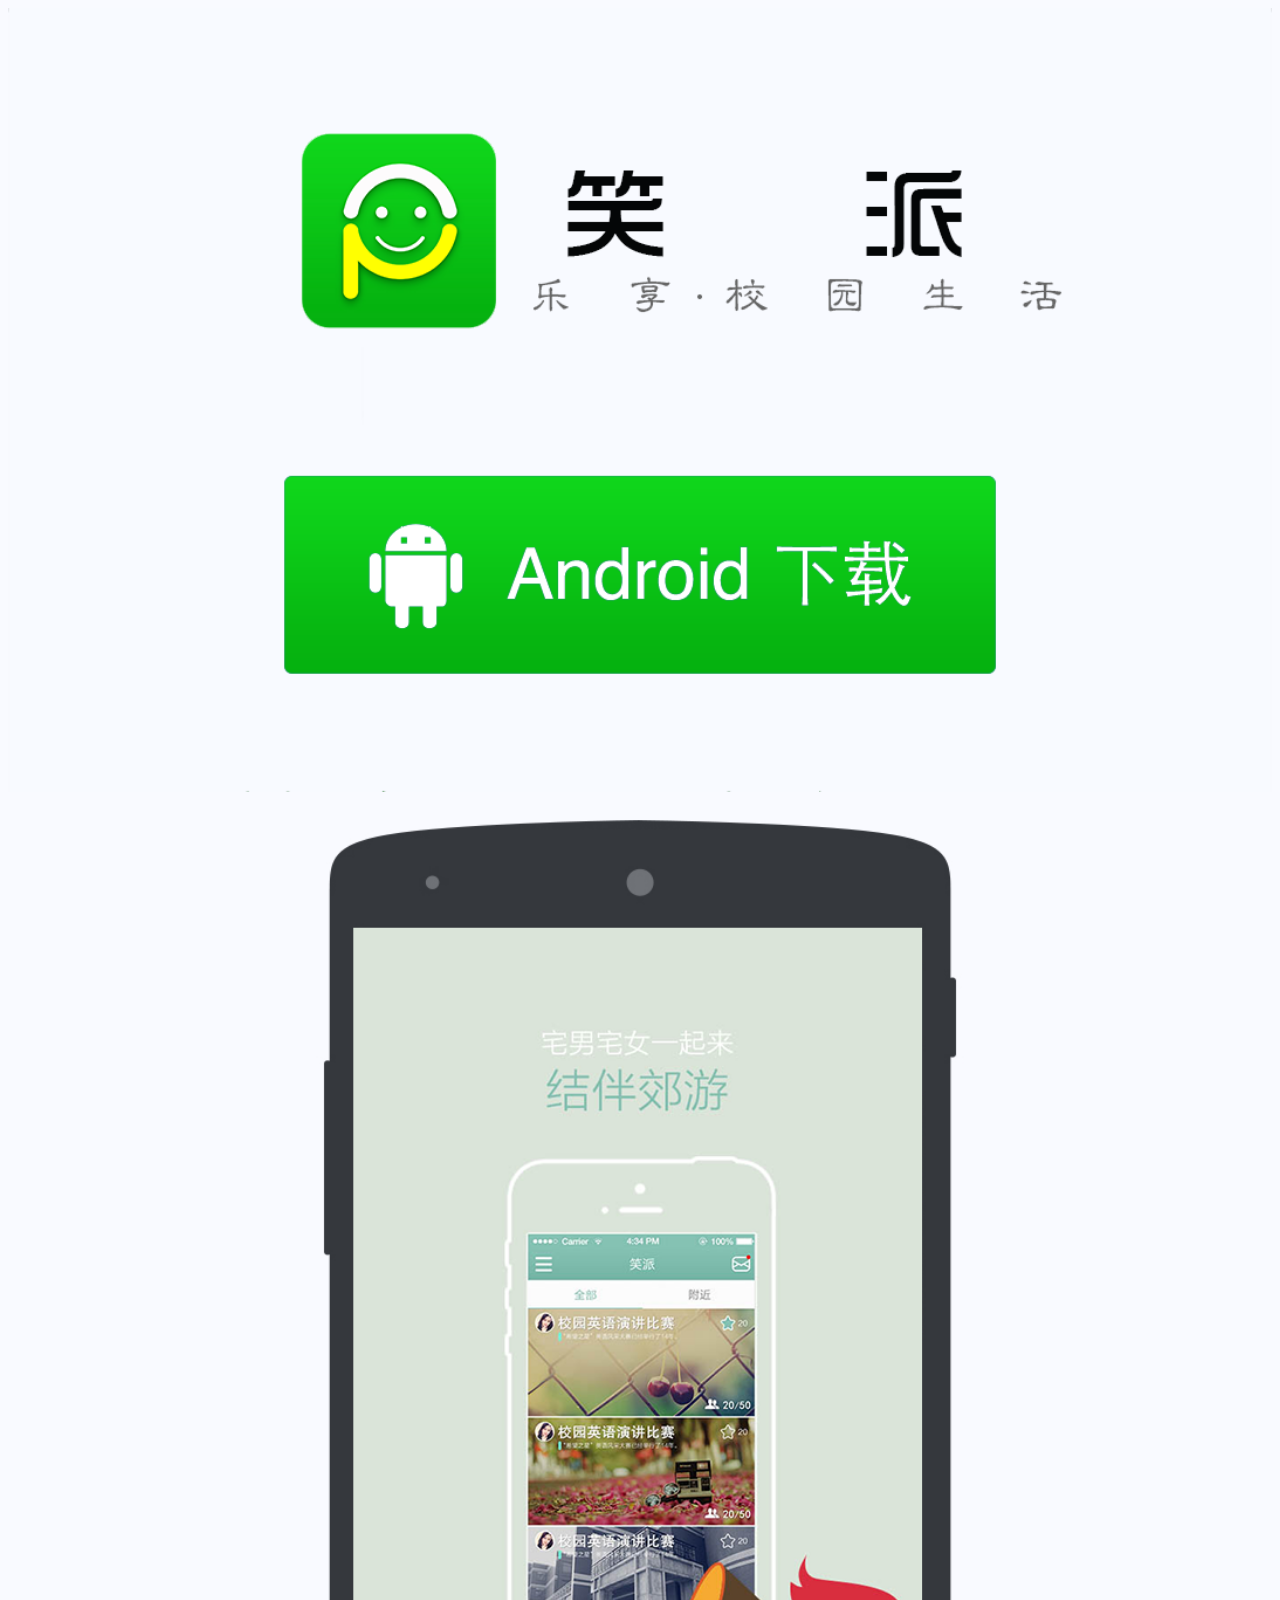
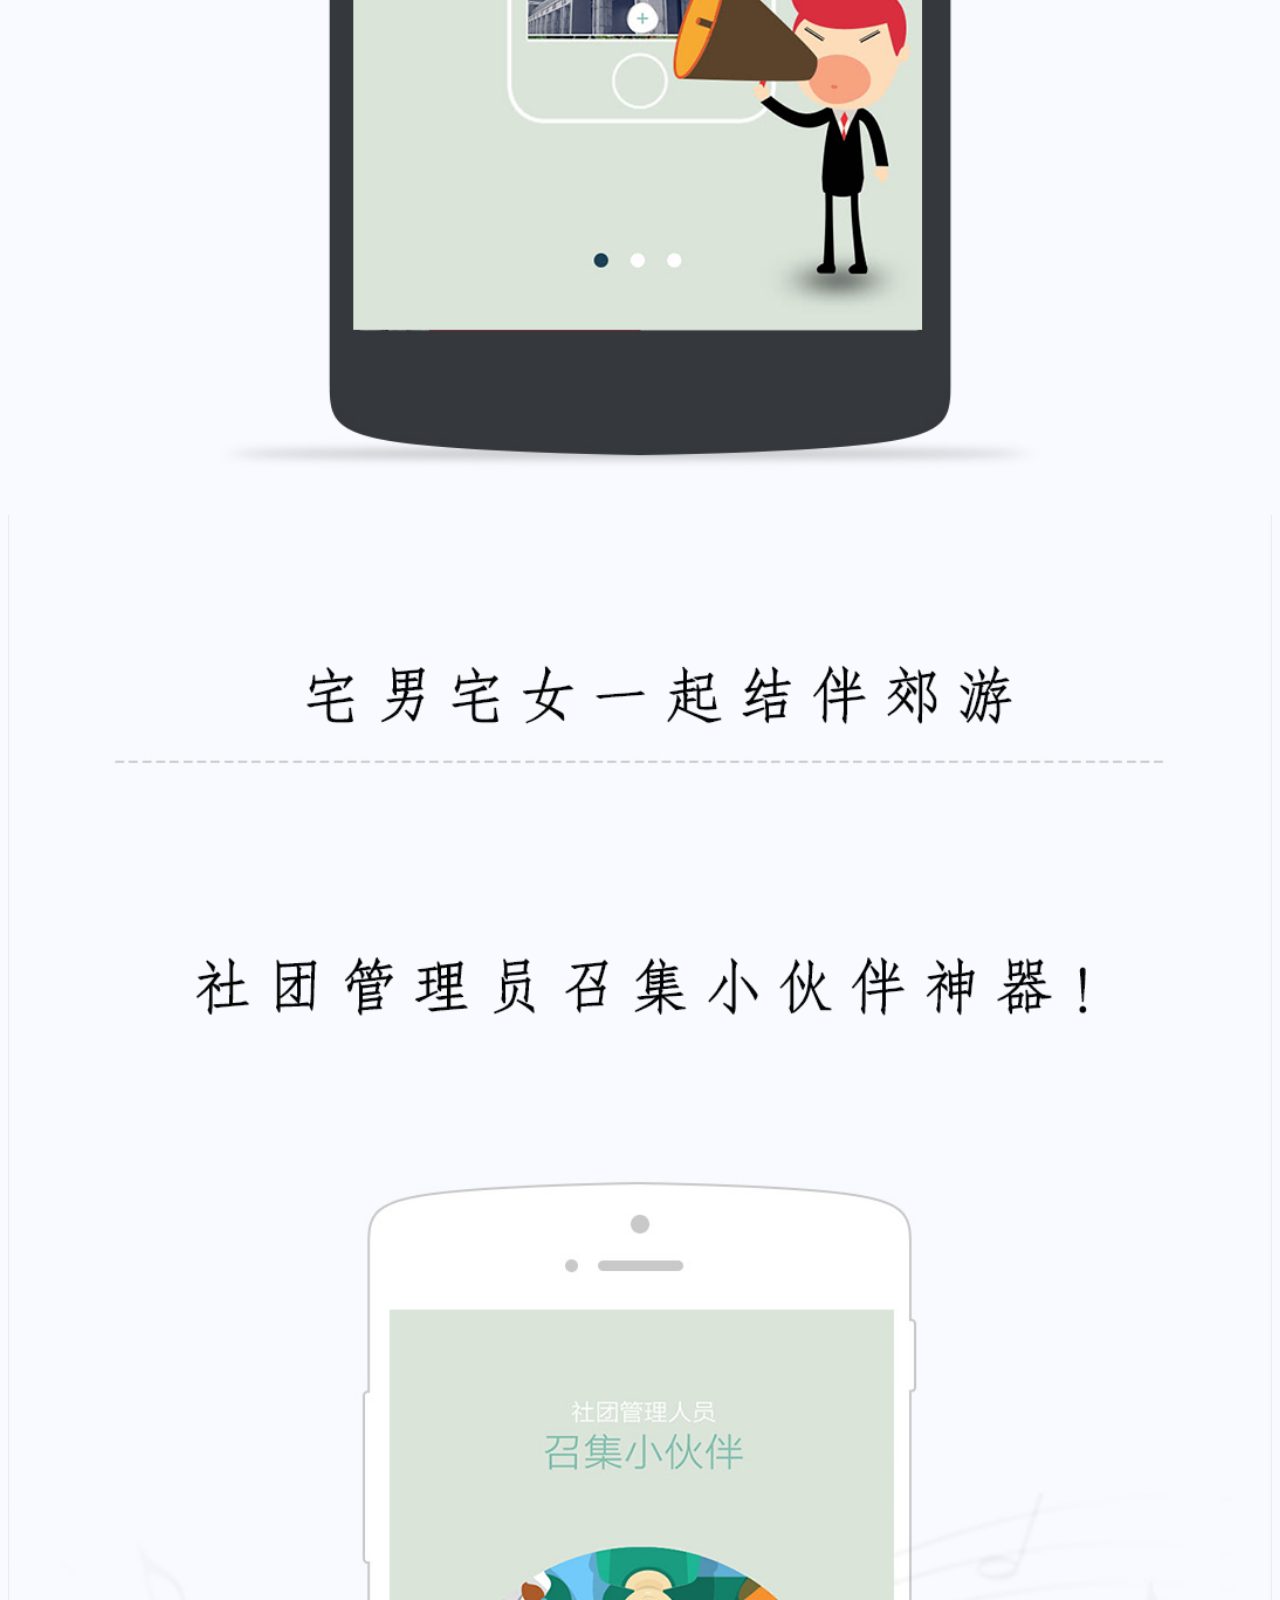
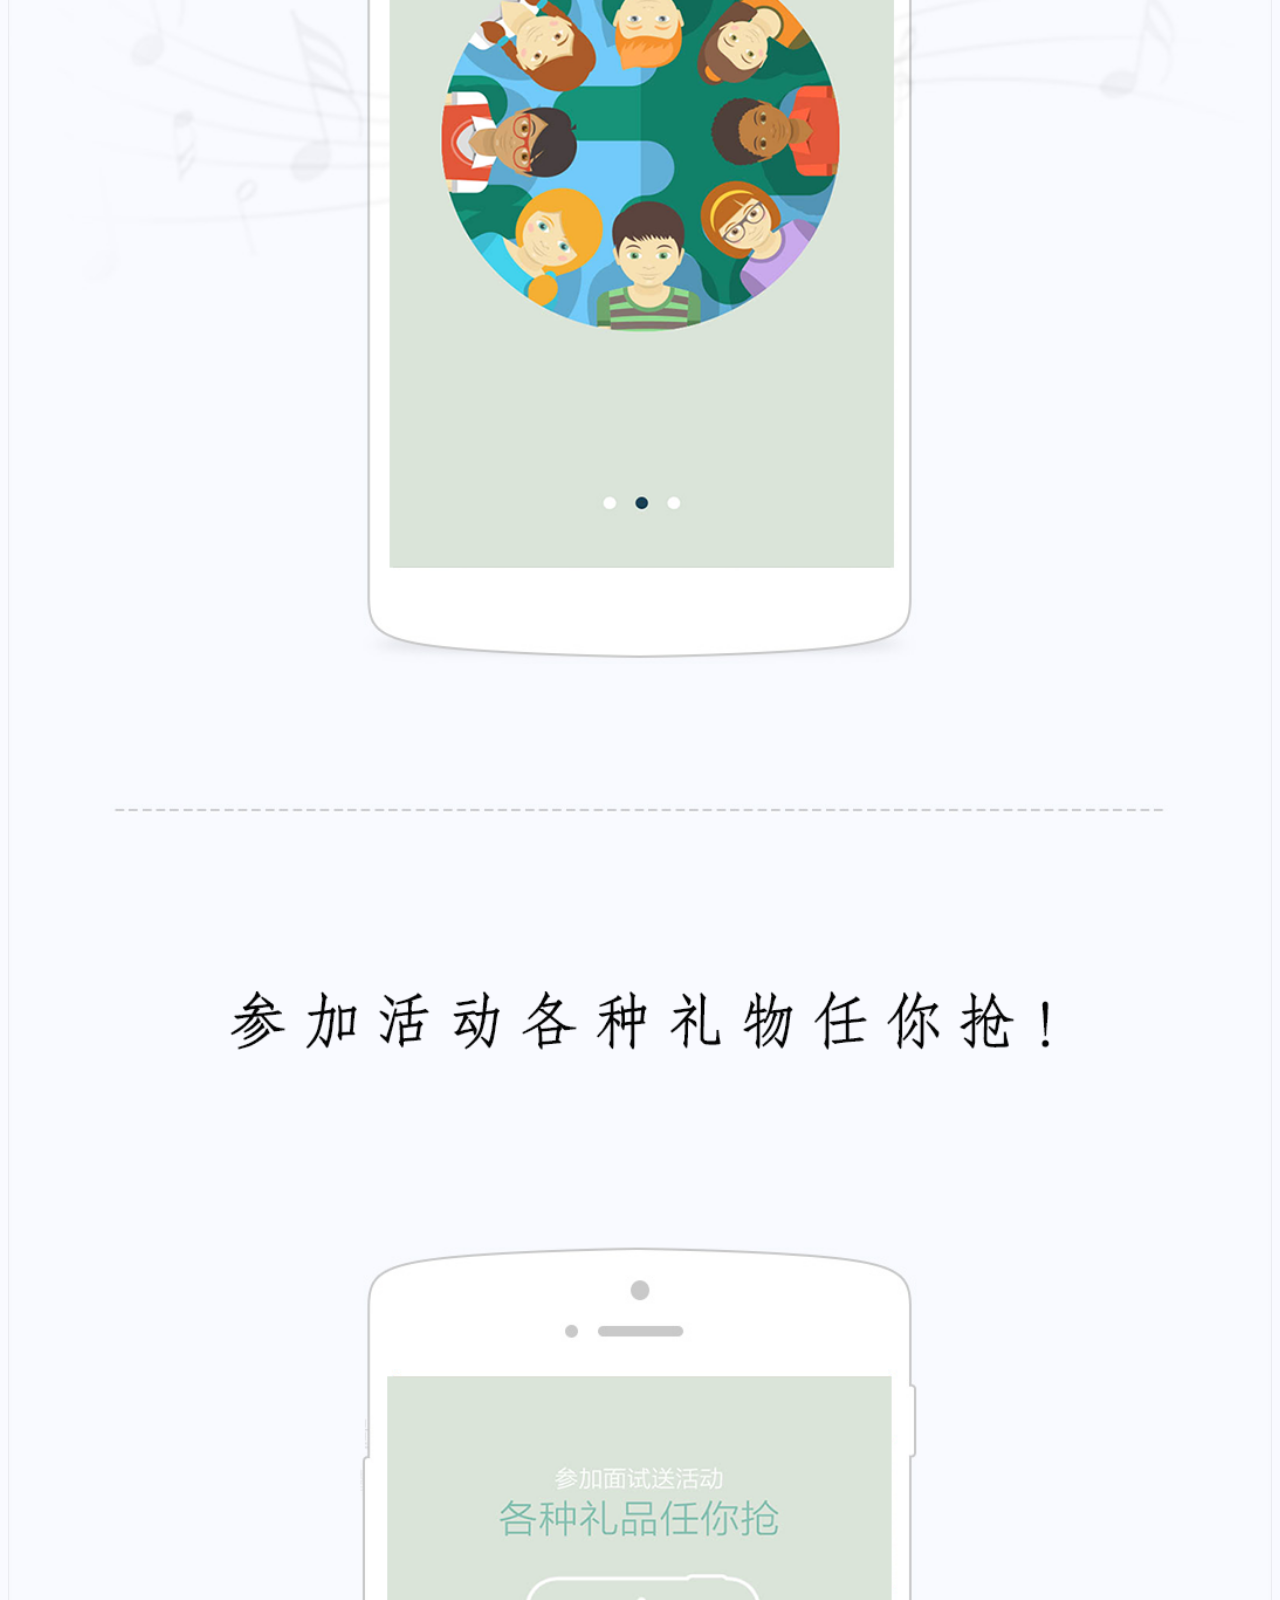
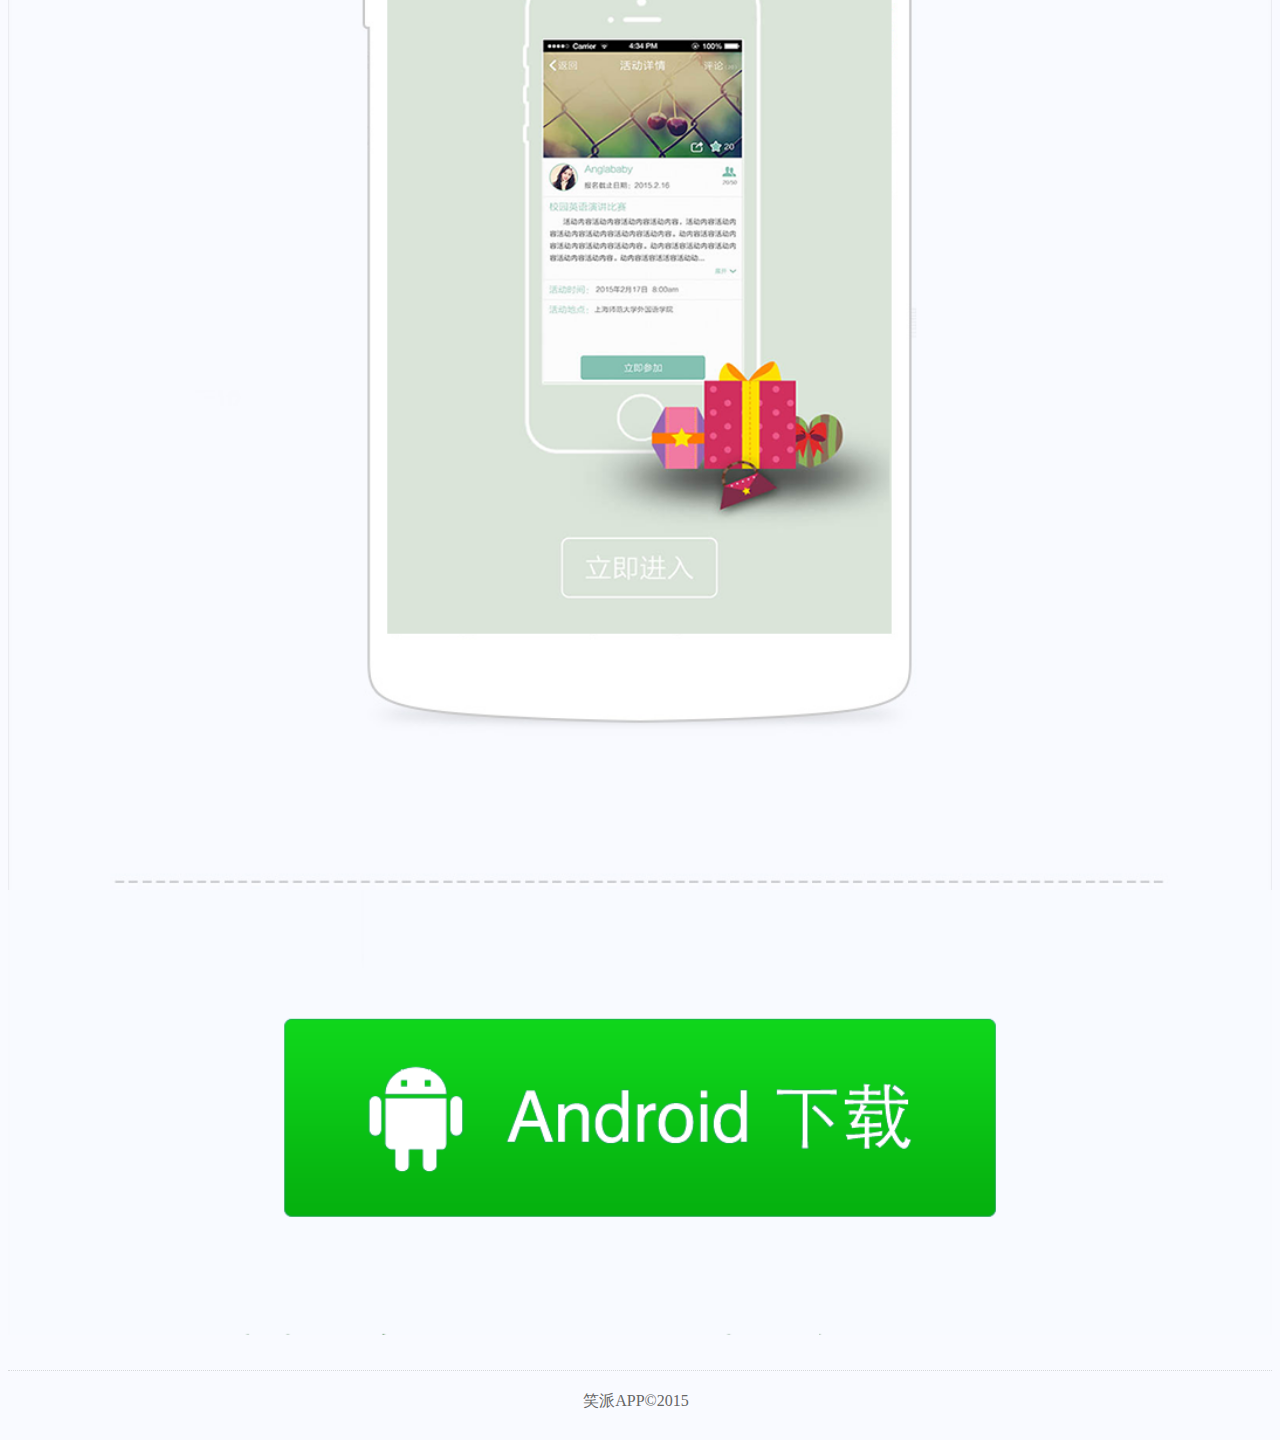
<file: scancode/android/index.html>
<!DOCTYPE html>
<html>
<head>
<meta charset="utf-8">
<title>笑派APP下载</title>
<meta http-equiv="X-UA-Compatible" content="IE=edge,chrome=1">
<meta http-equiv="X-UA-Compatible" content="IE=edge,chrome=1">
<meta name="viewport" content="width=device-width,initial-scale=1.0,maximum-scale=1.0,minimum-scale=1.0,user-scalable=no">
<link rel="stylesheet" type="text/css" href="css/android.css">
</head>

<body>
<div class="m-index">
<section class="pic"><img src="img/android_01.png"></section>
<section class="pic btn"><a href="http://app.gxcm.com.cn/XiaoPai20150416_HOST.apk"><img src="img/android_btn.png"></a></section>
<section class="pic"><img src="img/android_02.png"></section>
<section class="pic"><img src="img/android_03.png"></section>
<section class="pic"><img src="img/android_04.png"></section>
<section class="pic btn"><a href="http://app.gxcm.com.cn/XiaoPai20150416_HOST.apk"><img src="img/android_btn.png"></a></section>
<div class="m-copyright">笑派APP&copy;2015&nbsp;&nbsp;</div>
</div>
</body>

</html>
</file>
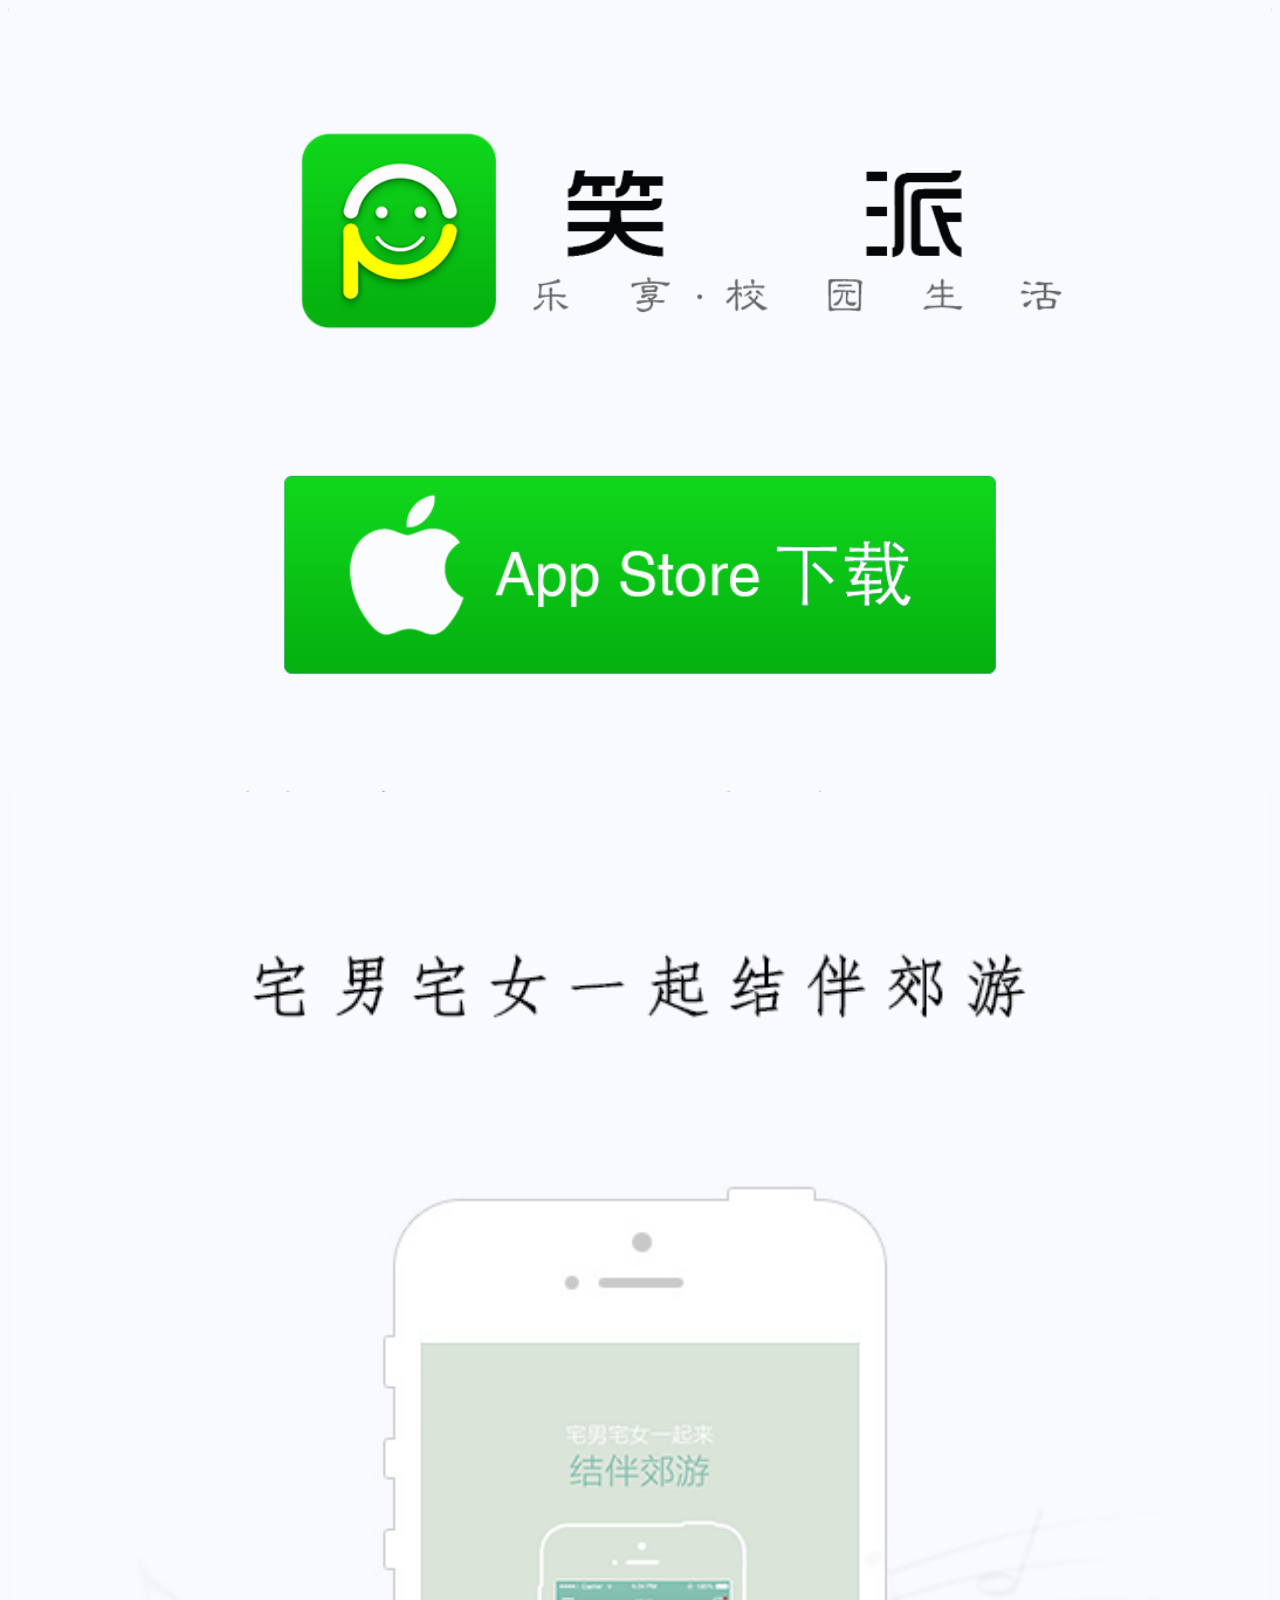
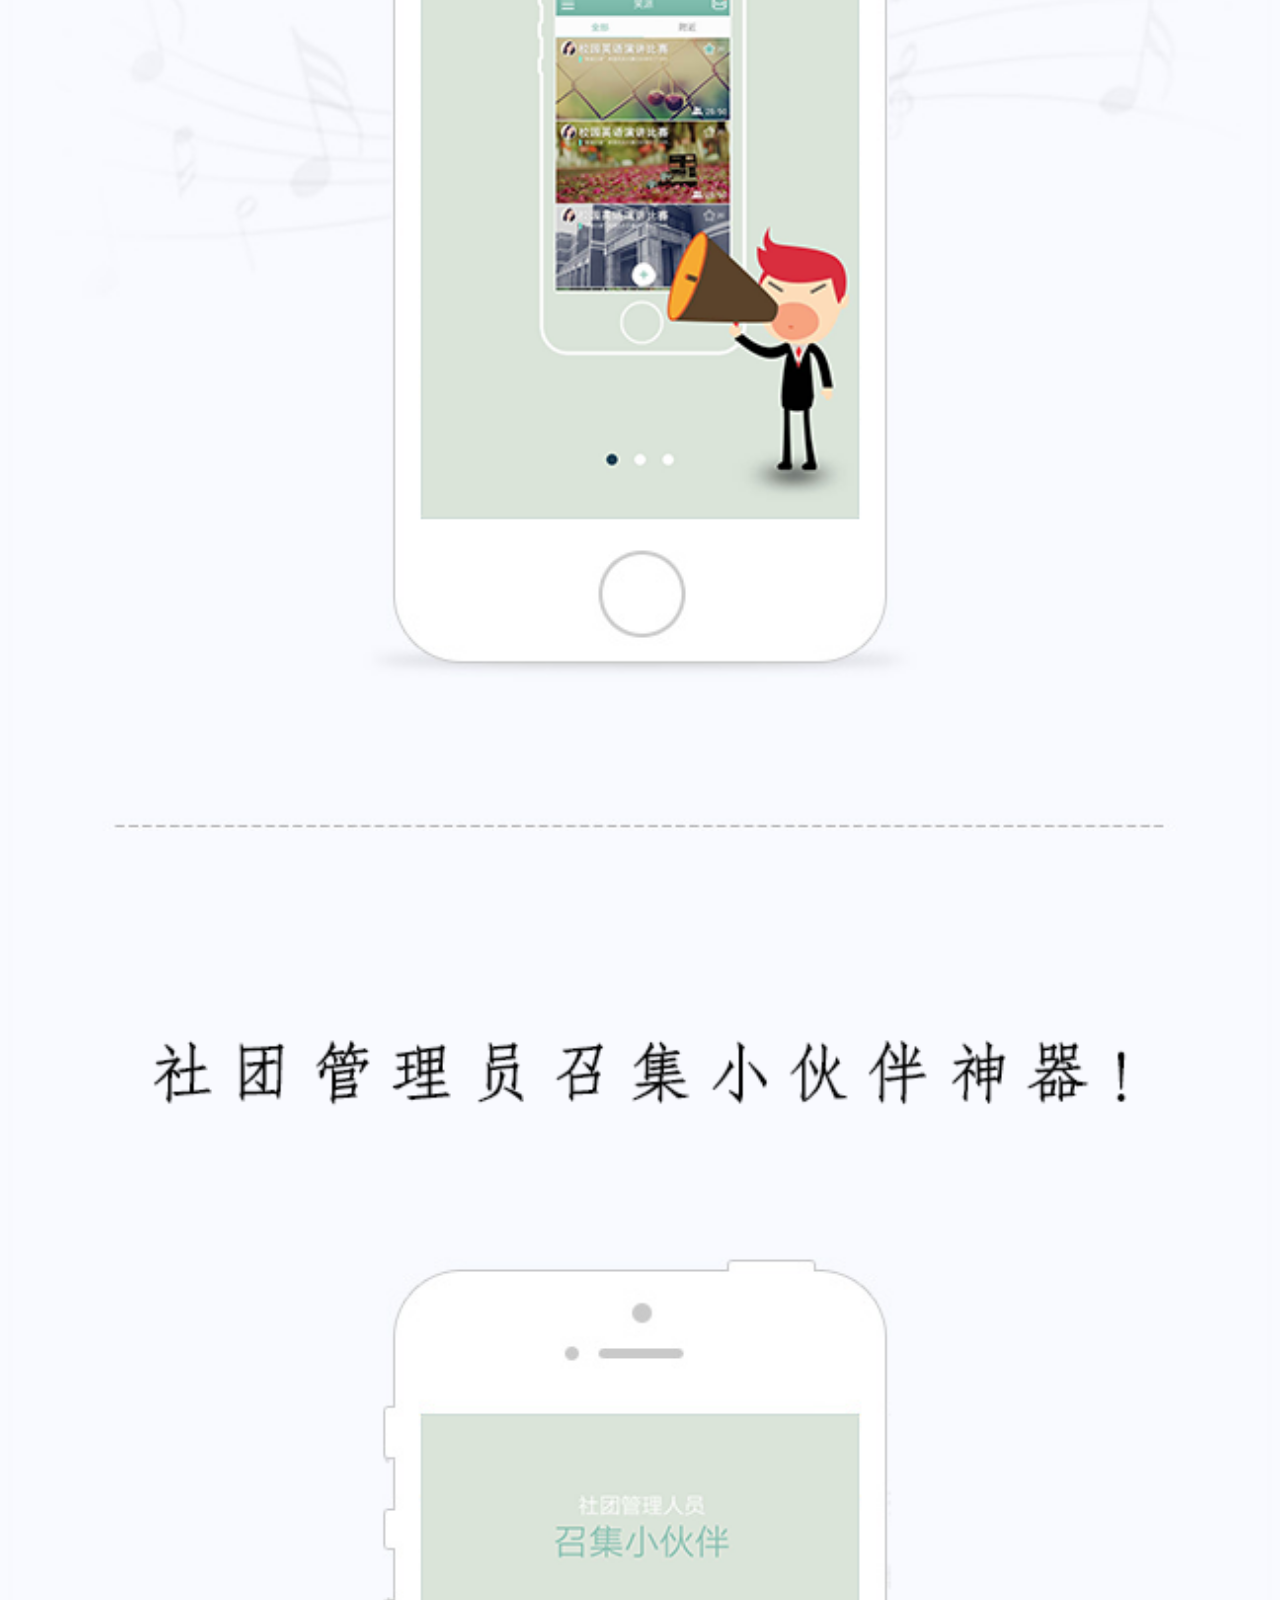
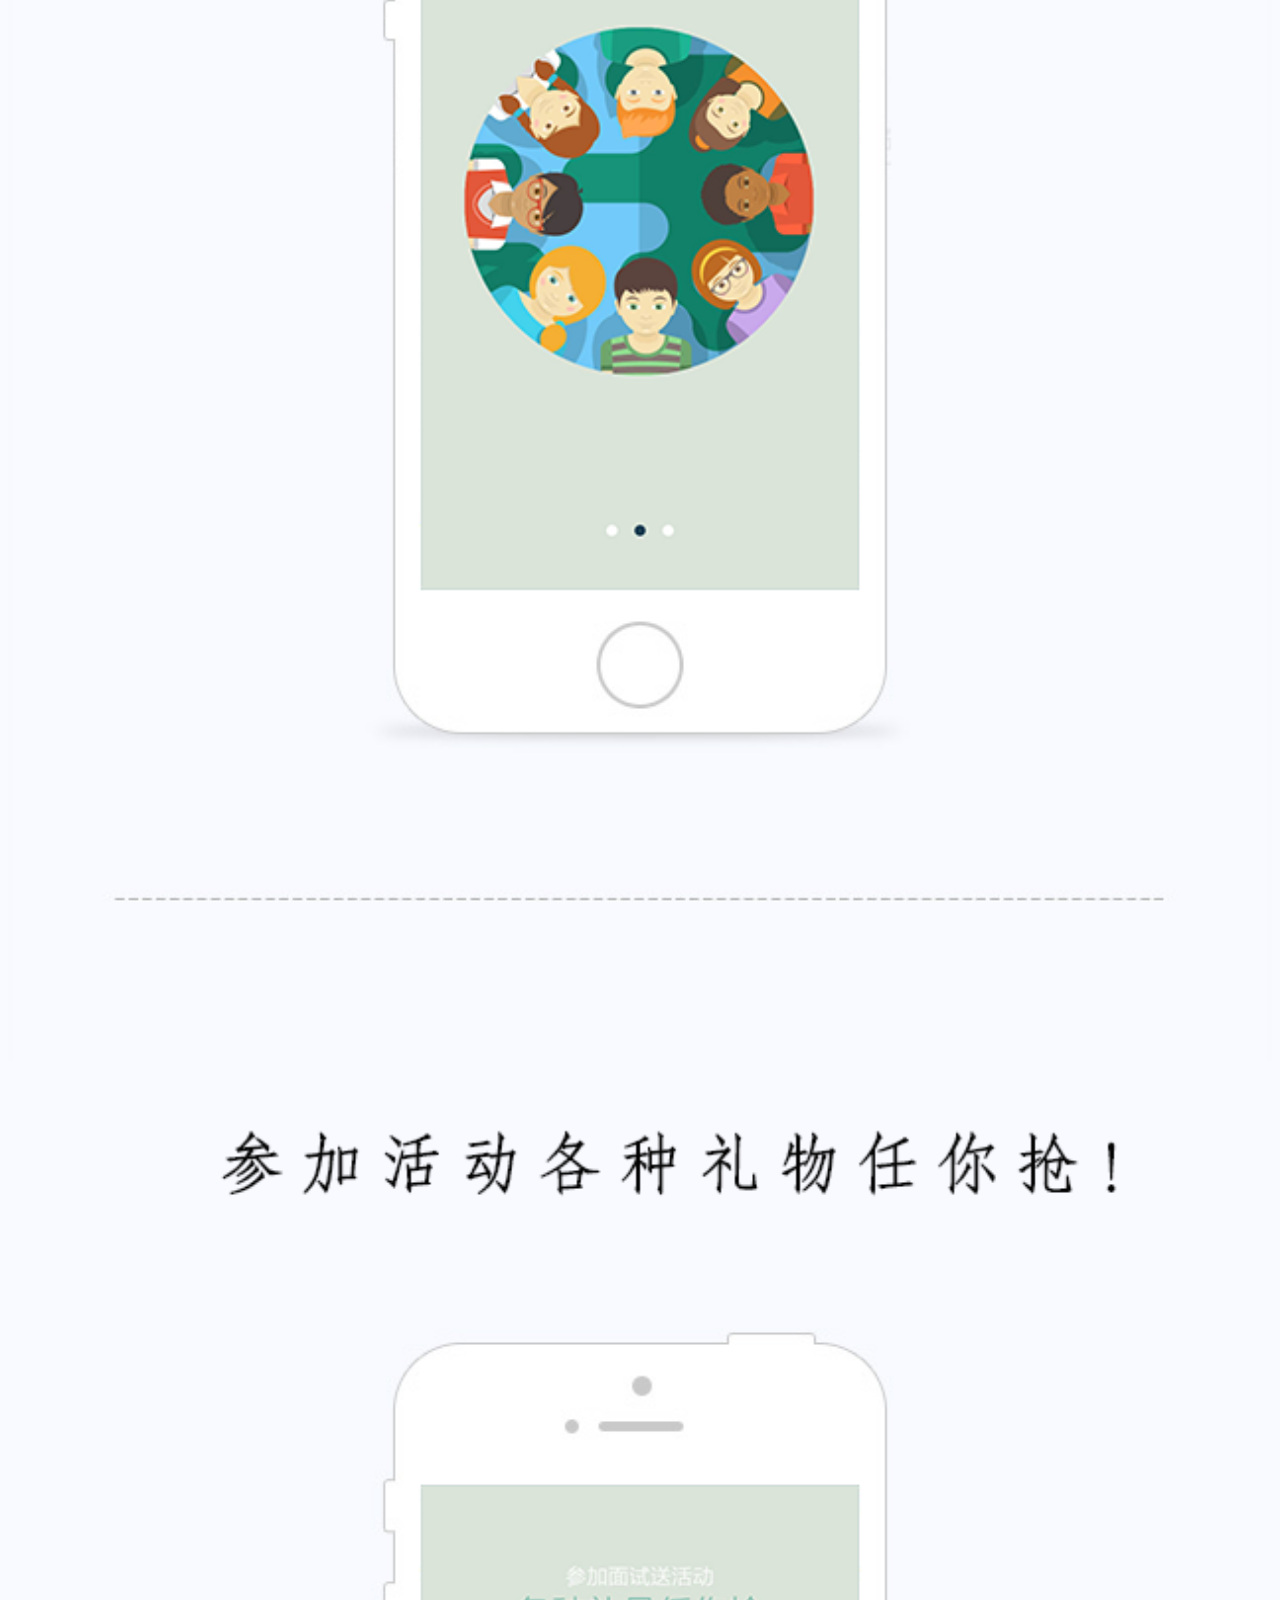
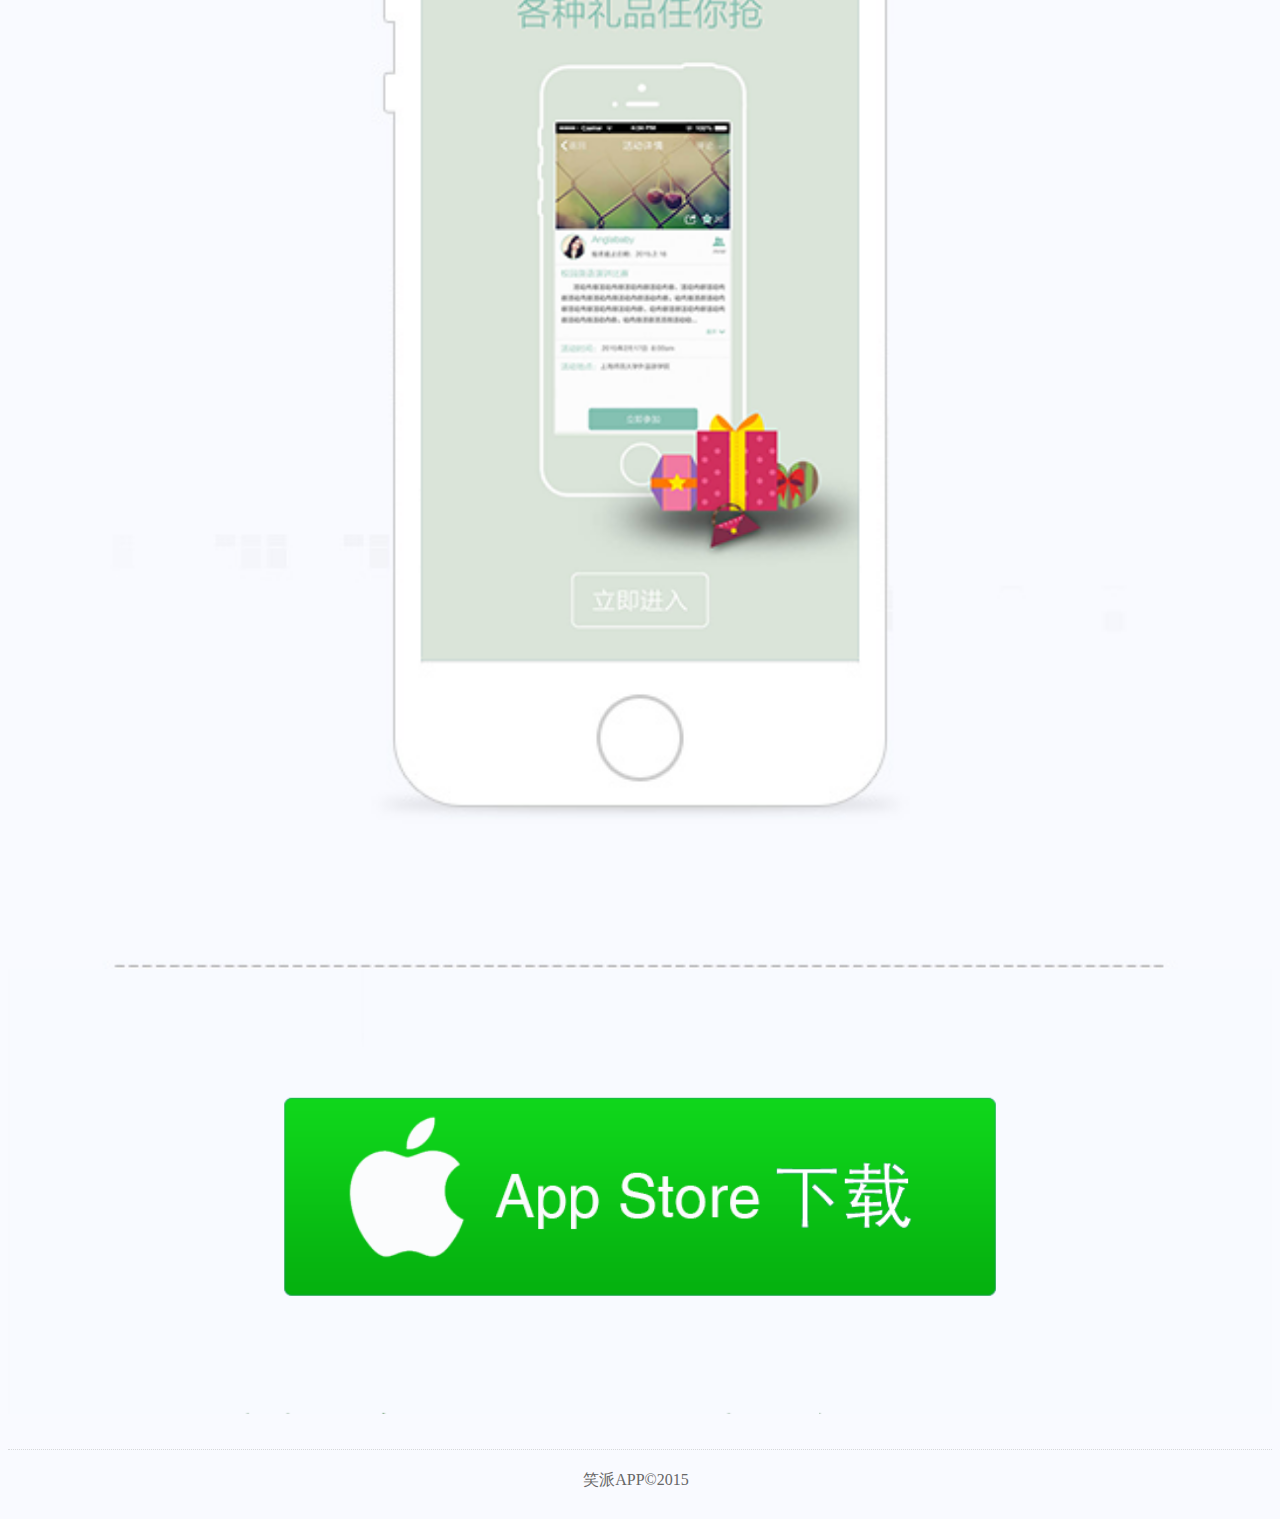
<file: scancode/ios/index.html>
<!DOCTYPE html>
<html>
<head>
<meta charset="utf-8">
<title>笑派APP下载</title>
<meta http-equiv="X-UA-Compatible" content="IE=edge,chrome=1">
<meta http-equiv="X-UA-Compatible" content="IE=edge,chrome=1">
<meta name="viewport" content="width=device-width,initial-scale=1.0,maximum-scale=1.0,minimum-scale=1.0,user-scalable=no">
<link rel="stylesheet" type="text/css" href="css/ios.css">
</head>

<body>
<div class="m-index">
<section class="pic"><img src="img/ios_01.png"></section>
<section class="pic btn"><a href="https://itunes.apple.com/cn/app/xiao-pai/id982165238?mt=8"><img src="img/ios_btn.png"></a></section>
<section class="pic"><img src="img/ios_02.png"></section>
<section class="pic"><img src="img/ios_03.png"></section>
<section class="pic"><img src="img/ios_04.png"></section>
<section class="pic btn"><a href="https://itunes.apple.com/cn/app/xiao-pai/id982165238?mt=8"><img src="img/ios_btn.png"></a></section>
<div class="m-copyright">笑派APP&copy;2015&nbsp;&nbsp;</div>
</div>
</body>

</html>
</file>
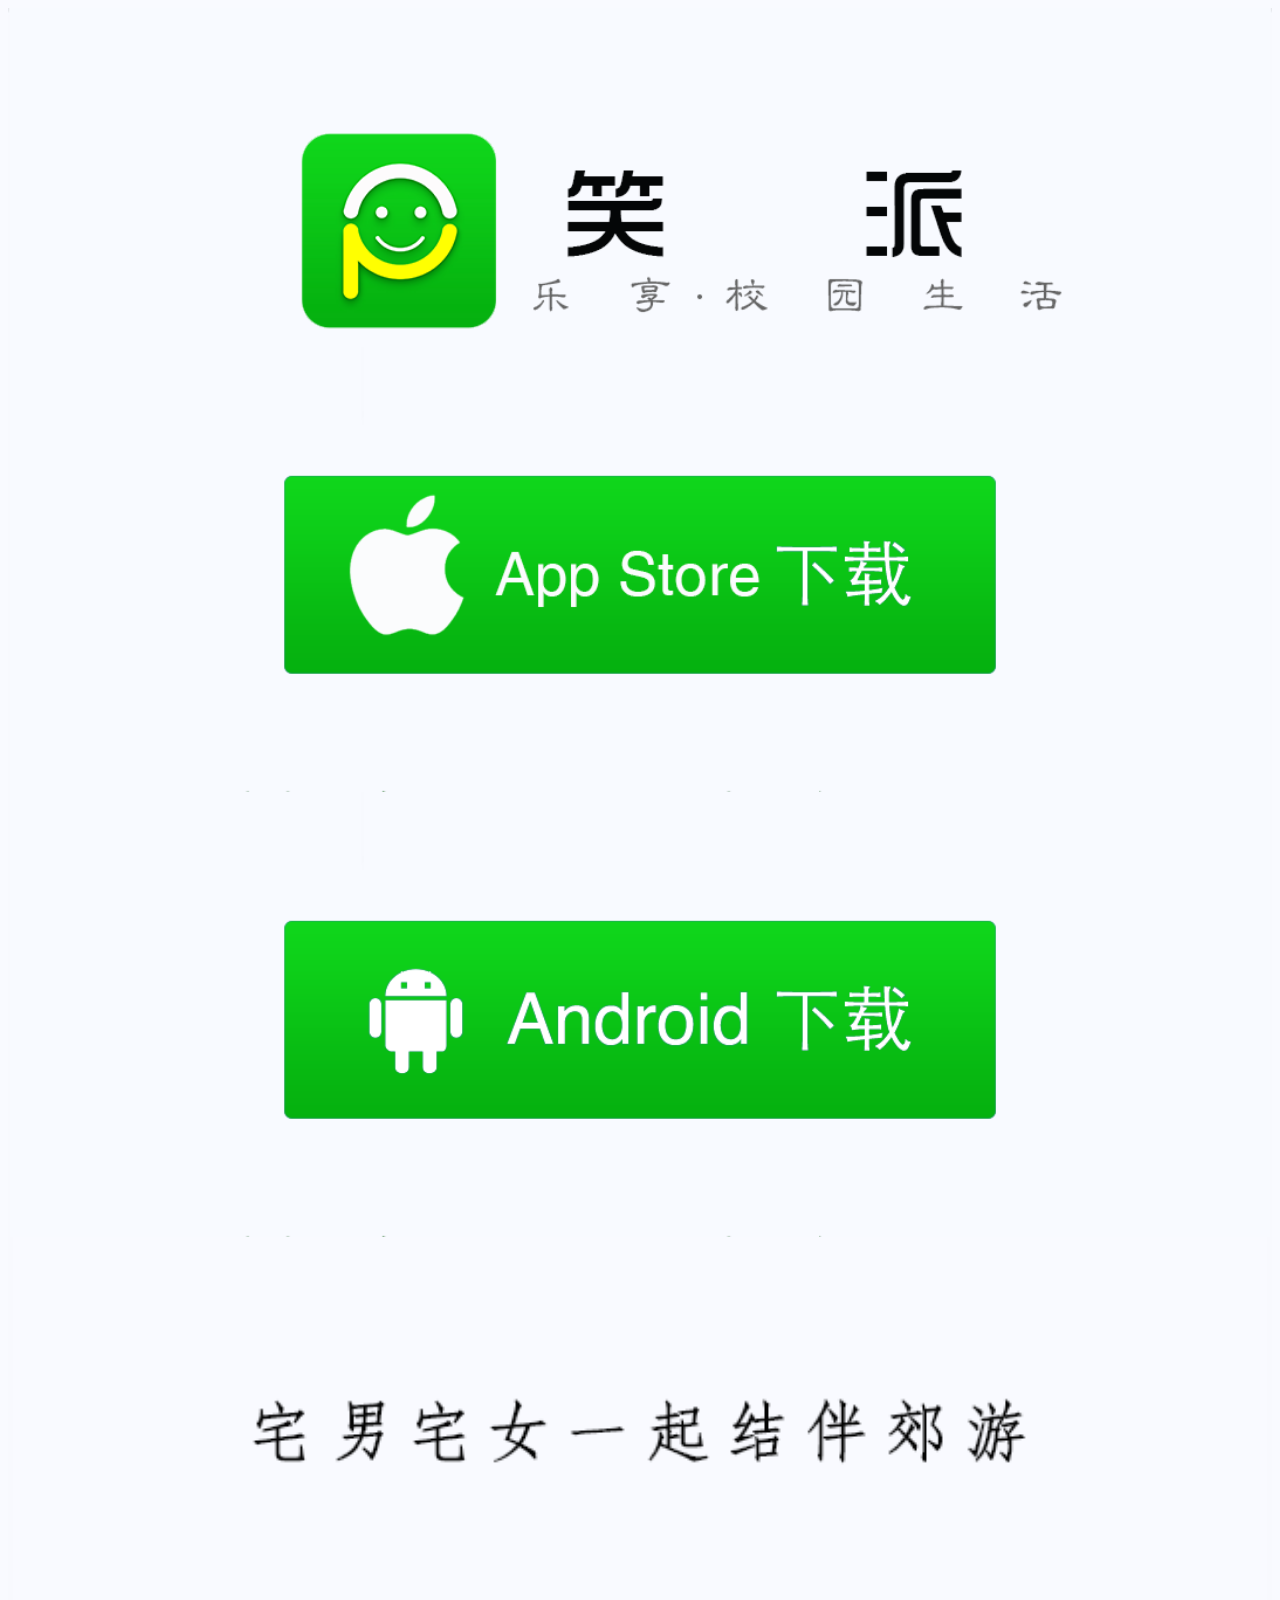
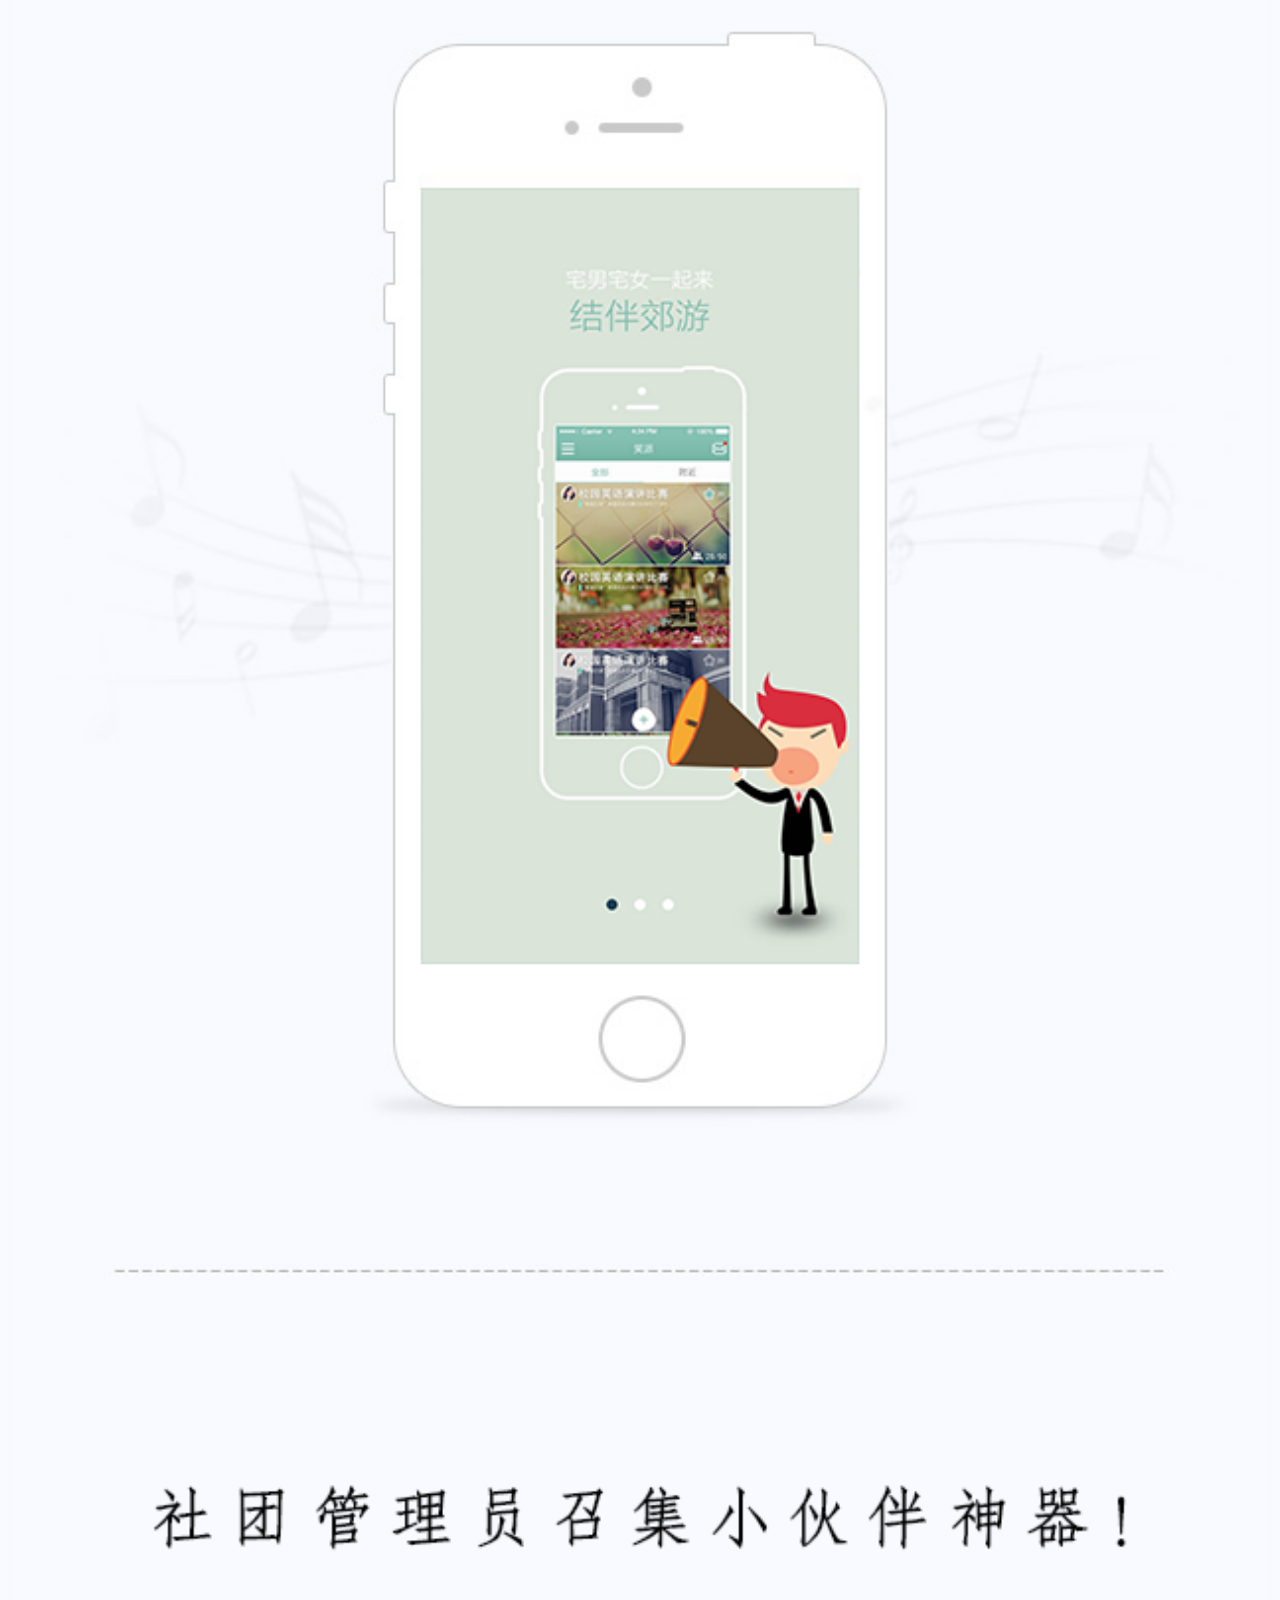
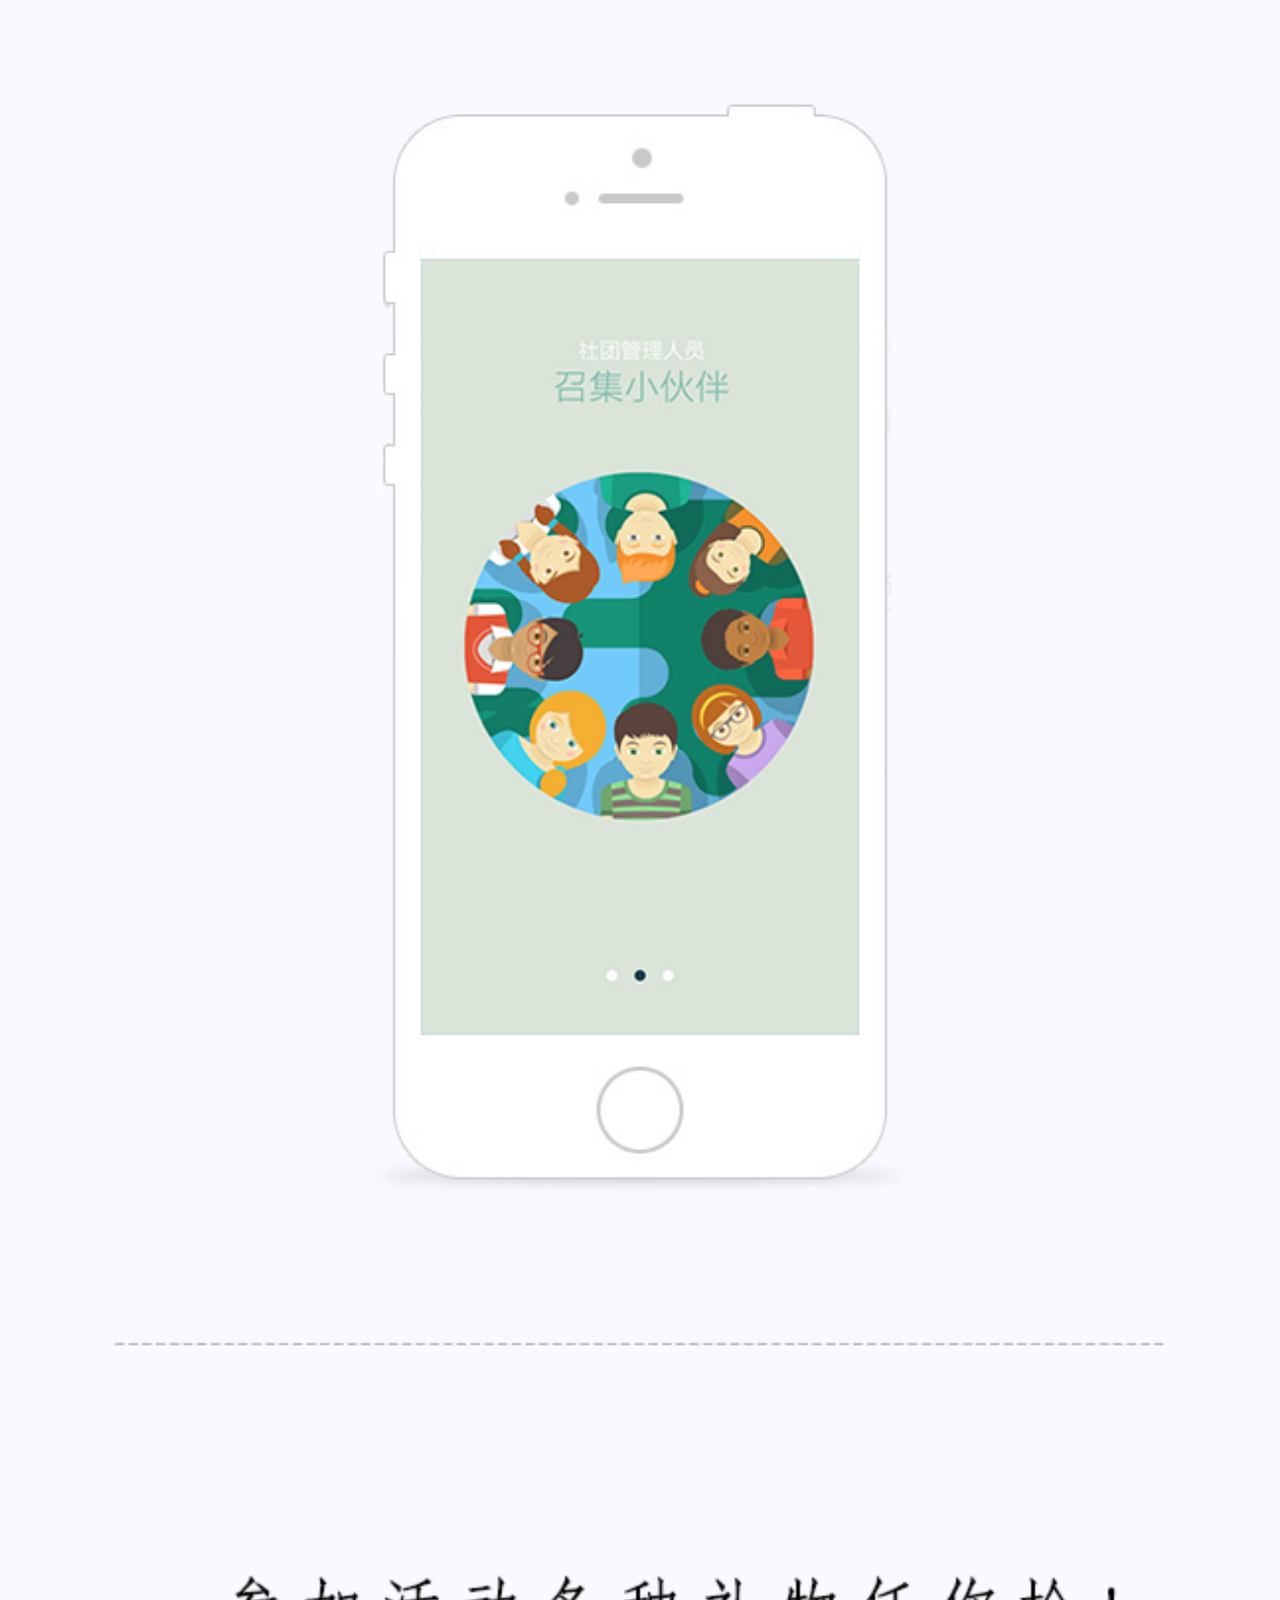
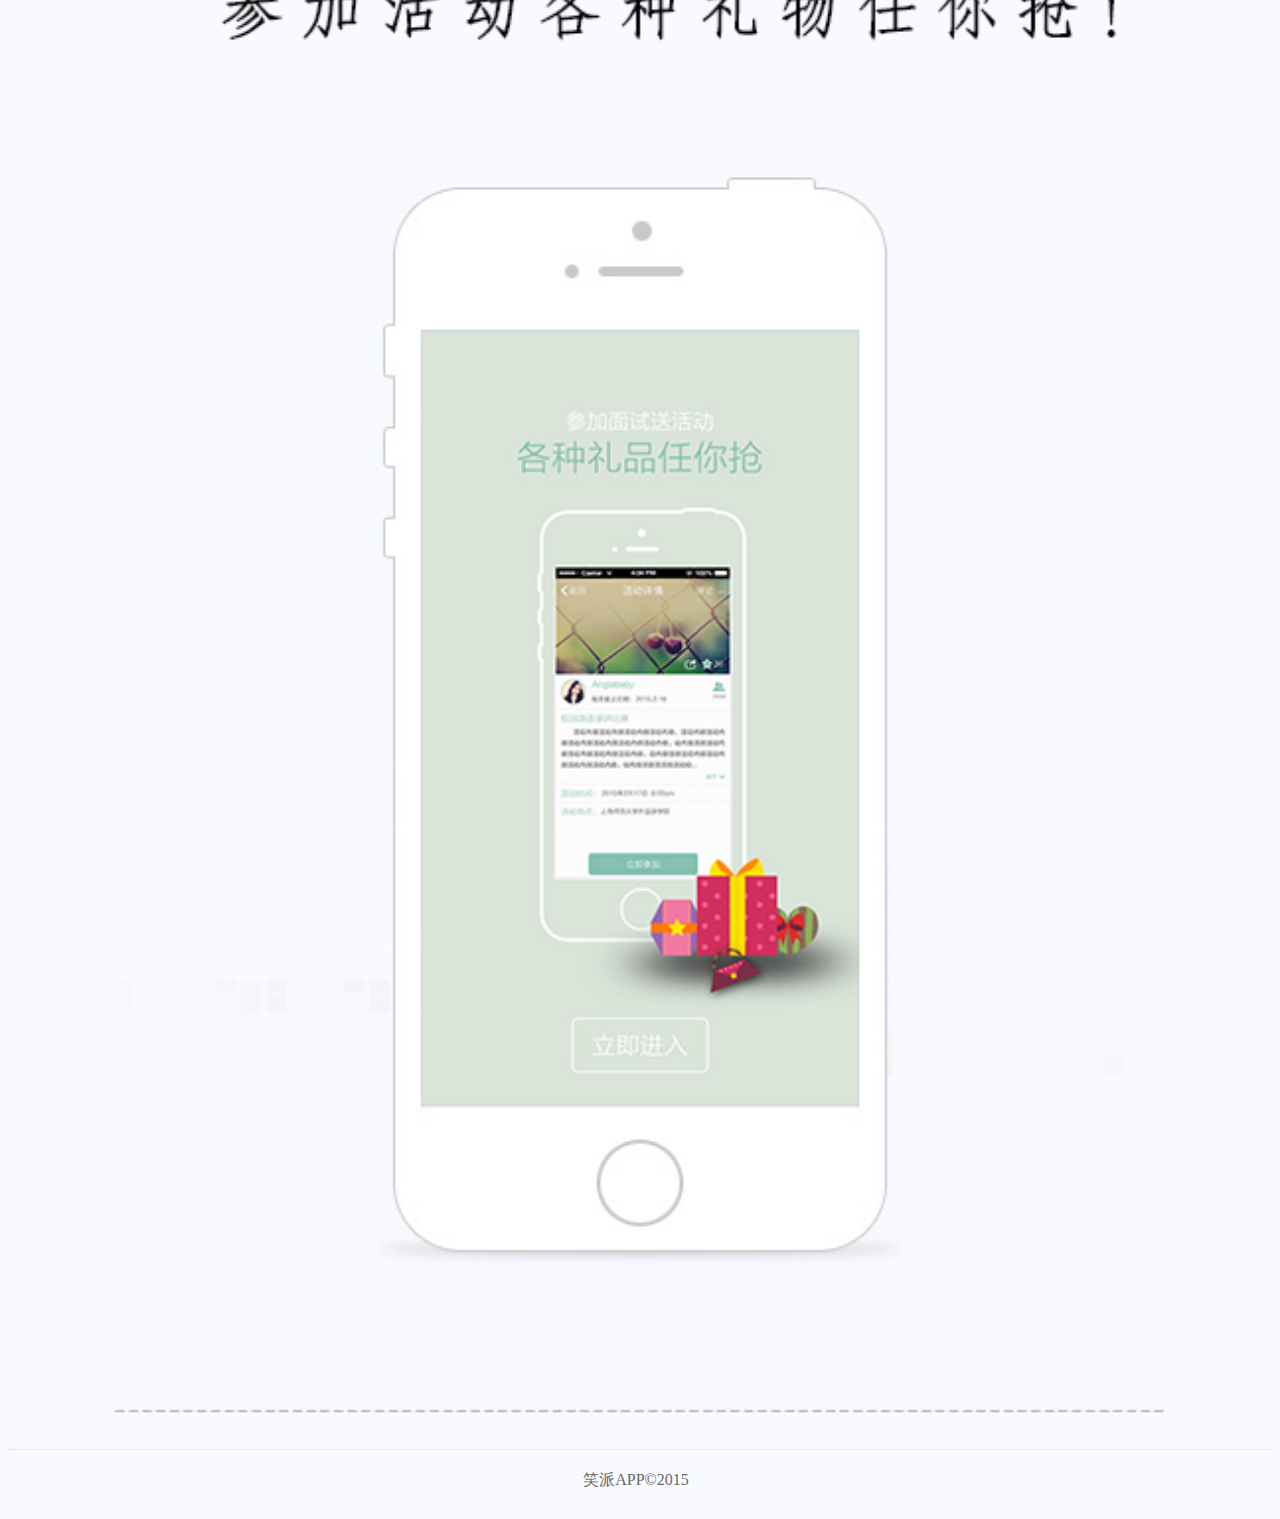
<file: scancode/ios/pcweb.html>
<!DOCTYPE html>
<html>
<head>
<meta charset="utf-8">
<title>笑派APP下载</title>
<meta http-equiv="X-UA-Compatible" content="IE=edge,chrome=1">
<meta http-equiv="X-UA-Compatible" content="IE=edge,chrome=1">
<meta name="viewport" content="width=device-width,initial-scale=1.0,maximum-scale=1.0,minimum-scale=1.0,user-scalable=no">
<link rel="stylesheet" type="text/css" href="css/ios.css">
</head>

<body>
<div class="m-index">
<section class="pic"><img src="img/ios_01.png"></section>
<section class="pic btn"><a href="https://itunes.apple.com/cn/app/xiao-pai/id982165238?mt=8"><img src="img/ios_btn.png"></a></section>
<section class="pic btn"><a href="http://app.gxcm.com.cn/XiaoPai20150416_HOST.apk"><img src="img/android_btn.png"></a></section>
<section class="pic"><img src="img/ios_02.png"></section>
<section class="pic"><img src="img/ios_03.png"></section>
<section class="pic"><img src="img/ios_04.png"></section>
<div class="m-copyright">笑派APP&copy;2015&nbsp;&nbsp;</div>
</div>
</body>

</html>
</file>
<file: scancode/android/css/android.css>
/* Background */
/* Layout */

body{background:#f9faff;}
a{color:#006b43;text-decoration: none;}
.m-index .pic img{display:block; width:100%;}
.m-index .m-copyright{text-align:center;margin-top:35px;padding:20px 0;border-top:1px dotted #d7d9db;color:#666;font-size:16px;}
</file>
<file: scancode/ios/css/ios.css>
/* Background */
/* Layout */

body{background:#f9faff;}
a{color:#006b43;text-decoration: none;}
.m-index .pic img{display:block; width:100%;}
.m-index .m-copyright{text-align:center;margin-top:35px;padding:20px 0;border-top:1px dotted #d7d9db;color:#666;font-size:16px;}
</file>
